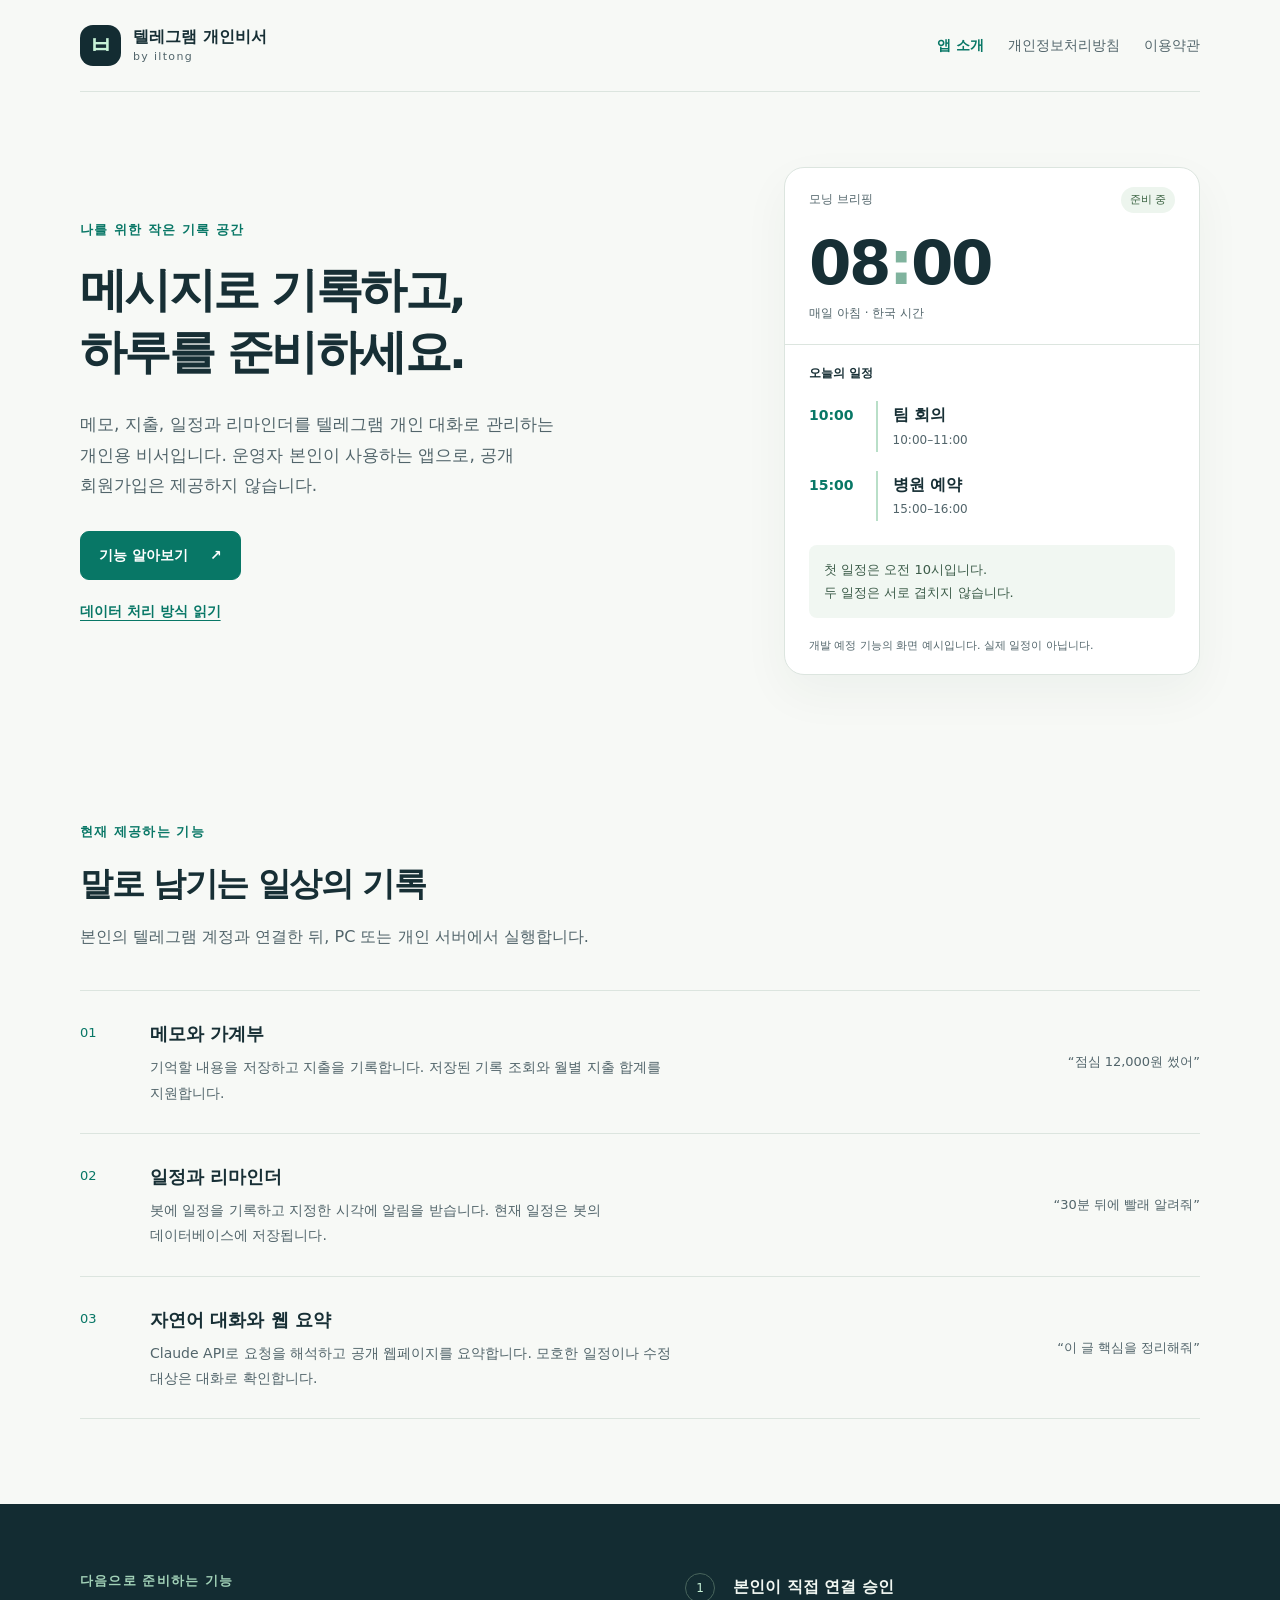
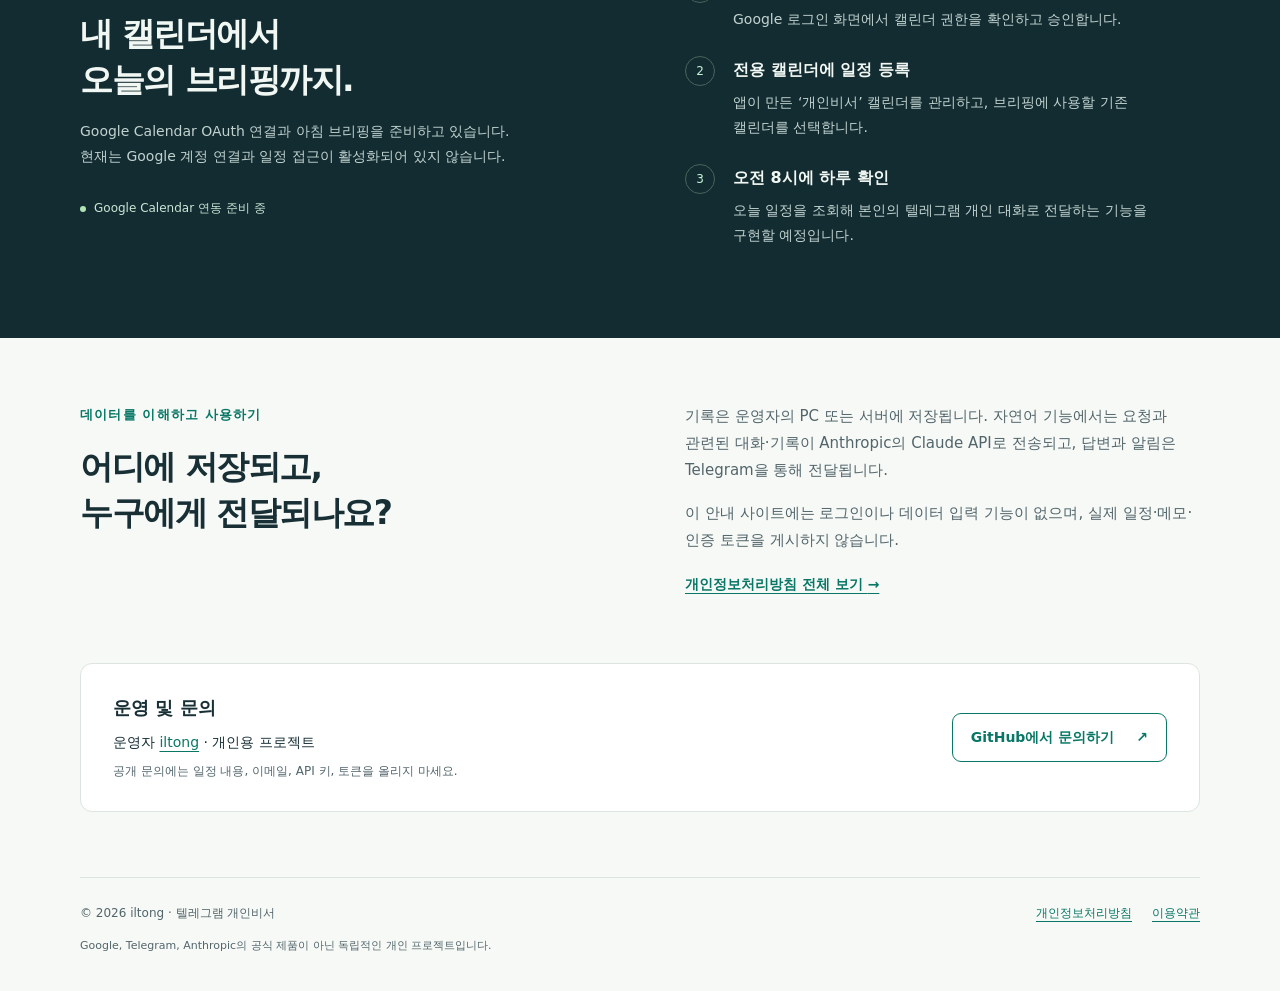
<file: index.html>
<!doctype html>
<html lang="ko">
<head>
  <meta charset="utf-8">
  <meta name="viewport" content="width=device-width, initial-scale=1">
  <meta name="description" content="iltong이 운영하는 1인용 텔레그램 개인비서. 앱 기능, Google Calendar 연동 준비 상태와 개인정보 처리 방식을 안내합니다.">
  <meta name="theme-color" content="#132c32">
  <title>텔레그램 개인비서 · 앱 소개</title>
  <link rel="stylesheet" href="styles.css">
</head>
<body>
  <a class="skip" href="#main">본문으로 이동</a>
  <header class="header wrap">
    <a class="brand" href="./"><span class="brand-icon" aria-hidden="true">ㅂ</span><span>텔레그램 개인비서<small>by iltong</small></span></a>
    <nav aria-label="주 메뉴"><a href="./" aria-current="page">앱 소개</a><a href="privacy.html">개인정보처리방침</a><a href="terms.html">이용약관</a></nav>
  </header>
  <main id="main">
    <section class="hero wrap" aria-labelledby="hero-title">
      <div class="hero-copy">
        <p class="eyebrow">나를 위한 작은 기록 공간</p>
        <h1 id="hero-title">메시지로 기록하고,<br>하루를 준비하세요.</h1>
        <p class="intro">메모, 지출, 일정과 리마인더를 텔레그램 개인 대화로 관리하는 개인용 비서입니다. 운영자 본인이 사용하는 앱으로, 공개 회원가입은 제공하지 않습니다.</p>
        <a class="button" href="#features">기능 알아보기 <span aria-hidden="true">↗</span></a>
        <a class="text-link" href="privacy.html">데이터 처리 방식 읽기</a>
      </div>
      <figure class="briefing" aria-labelledby="briefing-caption">
        <div class="briefing-top"><span>모닝 브리핑</span><span class="pill">준비 중</span></div>
        <div class="clock">08<span>:</span>00<small>매일 아침 · 한국 시간</small></div>
        <div class="briefing-body"><p class="briefing-label">오늘의 일정</p><ol class="agenda"><li><time>10:00</time><div>팀 회의<small>10:00–11:00</small></div></li><li><time>15:00</time><div>병원 예약<small>15:00–16:00</small></div></li></ol><p class="briefing-note">첫 일정은 오전 10시입니다.<br>두 일정은 서로 겹치지 않습니다.</p></div>
        <figcaption id="briefing-caption">개발 예정 기능의 화면 예시입니다. 실제 일정이 아닙니다.</figcaption>
      </figure>
    </section>
    <section id="features" class="section wrap" aria-labelledby="features-title">
      <div class="section-heading"><p class="eyebrow">현재 제공하는 기능</p><h2 id="features-title">말로 남기는 일상의 기록</h2><p>본인의 텔레그램 계정과 연결한 뒤, PC 또는 개인 서버에서 실행합니다.</p></div>
      <div class="feature-list">
        <article><span class="number">01</span><div><h3>메모와 가계부</h3><p>기억할 내용을 저장하고 지출을 기록합니다. 저장된 기록 조회와 월별 지출 합계를 지원합니다.</p></div><span class="sample">“점심 12,000원 썼어”</span></article>
        <article><span class="number">02</span><div><h3>일정과 리마인더</h3><p>봇에 일정을 기록하고 지정한 시각에 알림을 받습니다. 현재 일정은 봇의 데이터베이스에 저장됩니다.</p></div><span class="sample">“30분 뒤에 빨래 알려줘”</span></article>
        <article><span class="number">03</span><div><h3>자연어 대화와 웹 요약</h3><p>Claude API로 요청을 해석하고 공개 웹페이지를 요약합니다. 모호한 일정이나 수정 대상은 대화로 확인합니다.</p></div><span class="sample">“이 글 핵심을 정리해줘”</span></article>
      </div>
    </section>
    <section class="calendar-section" aria-labelledby="calendar-title"><div class="wrap calendar-grid">
      <div><p class="eyebrow light">다음으로 준비하는 기능</p><h2 id="calendar-title">내 캘린더에서<br>오늘의 브리핑까지.</h2><p>Google Calendar OAuth 연결과 아침 브리핑을 준비하고 있습니다. 현재는 Google 계정 연결과 일정 접근이 활성화되어 있지 않습니다.</p><span class="status"><span aria-hidden="true"></span> Google Calendar 연동 준비 중</span></div>
      <ol class="steps"><li><span>1</span><div><h3>본인이 직접 연결 승인</h3><p>Google 로그인 화면에서 캘린더 권한을 확인하고 승인합니다.</p></div></li><li><span>2</span><div><h3>전용 캘린더에 일정 등록</h3><p>앱이 만든 ‘개인비서’ 캘린더를 관리하고, 브리핑에 사용할 기존 캘린더를 선택합니다.</p></div></li><li><span>3</span><div><h3>오전 8시에 하루 확인</h3><p>오늘 일정을 조회해 본인의 텔레그램 개인 대화로 전달하는 기능을 구현할 예정입니다.</p></div></li></ol>
    </div></section>
    <section class="section wrap data-section" aria-labelledby="data-title"><div><p class="eyebrow">데이터를 이해하고 사용하기</p><h2 id="data-title">어디에 저장되고,<br>누구에게 전달되나요?</h2></div><div><p>기록은 운영자의 PC 또는 서버에 저장됩니다. 자연어 기능에서는 요청과 관련된 대화·기록이 Anthropic의 Claude API로 전송되고, 답변과 알림은 Telegram을 통해 전달됩니다.</p><p>이 안내 사이트에는 로그인이나 데이터 입력 기능이 없으며, 실제 일정·메모·인증 토큰을 게시하지 않습니다.</p><a class="text-link" href="privacy.html">개인정보처리방침 전체 보기 <span aria-hidden="true">→</span></a></div></section>
    <section class="contact wrap" aria-labelledby="contact-title"><div><h2 id="contact-title">운영 및 문의</h2><p>운영자 <a href="https://github.com/iltong">iltong</a> · 개인용 프로젝트</p><p class="muted">공개 문의에는 일정 내용, 이메일, API 키, 토큰을 올리지 마세요.</p></div><a class="button secondary" href="https://github.com/iltong/telegram-assistant-site/issues">GitHub에서 문의하기 <span aria-hidden="true">↗</span></a></section>
  </main>
  <footer class="footer wrap"><p>© 2026 iltong · 텔레그램 개인비서</p><div><a href="privacy.html">개인정보처리방침</a><a href="terms.html">이용약관</a></div><p class="footer-note">Google, Telegram, Anthropic의 공식 제품이 아닌 독립적인 개인 프로젝트입니다.</p></footer>
</body>
</html>
</file>
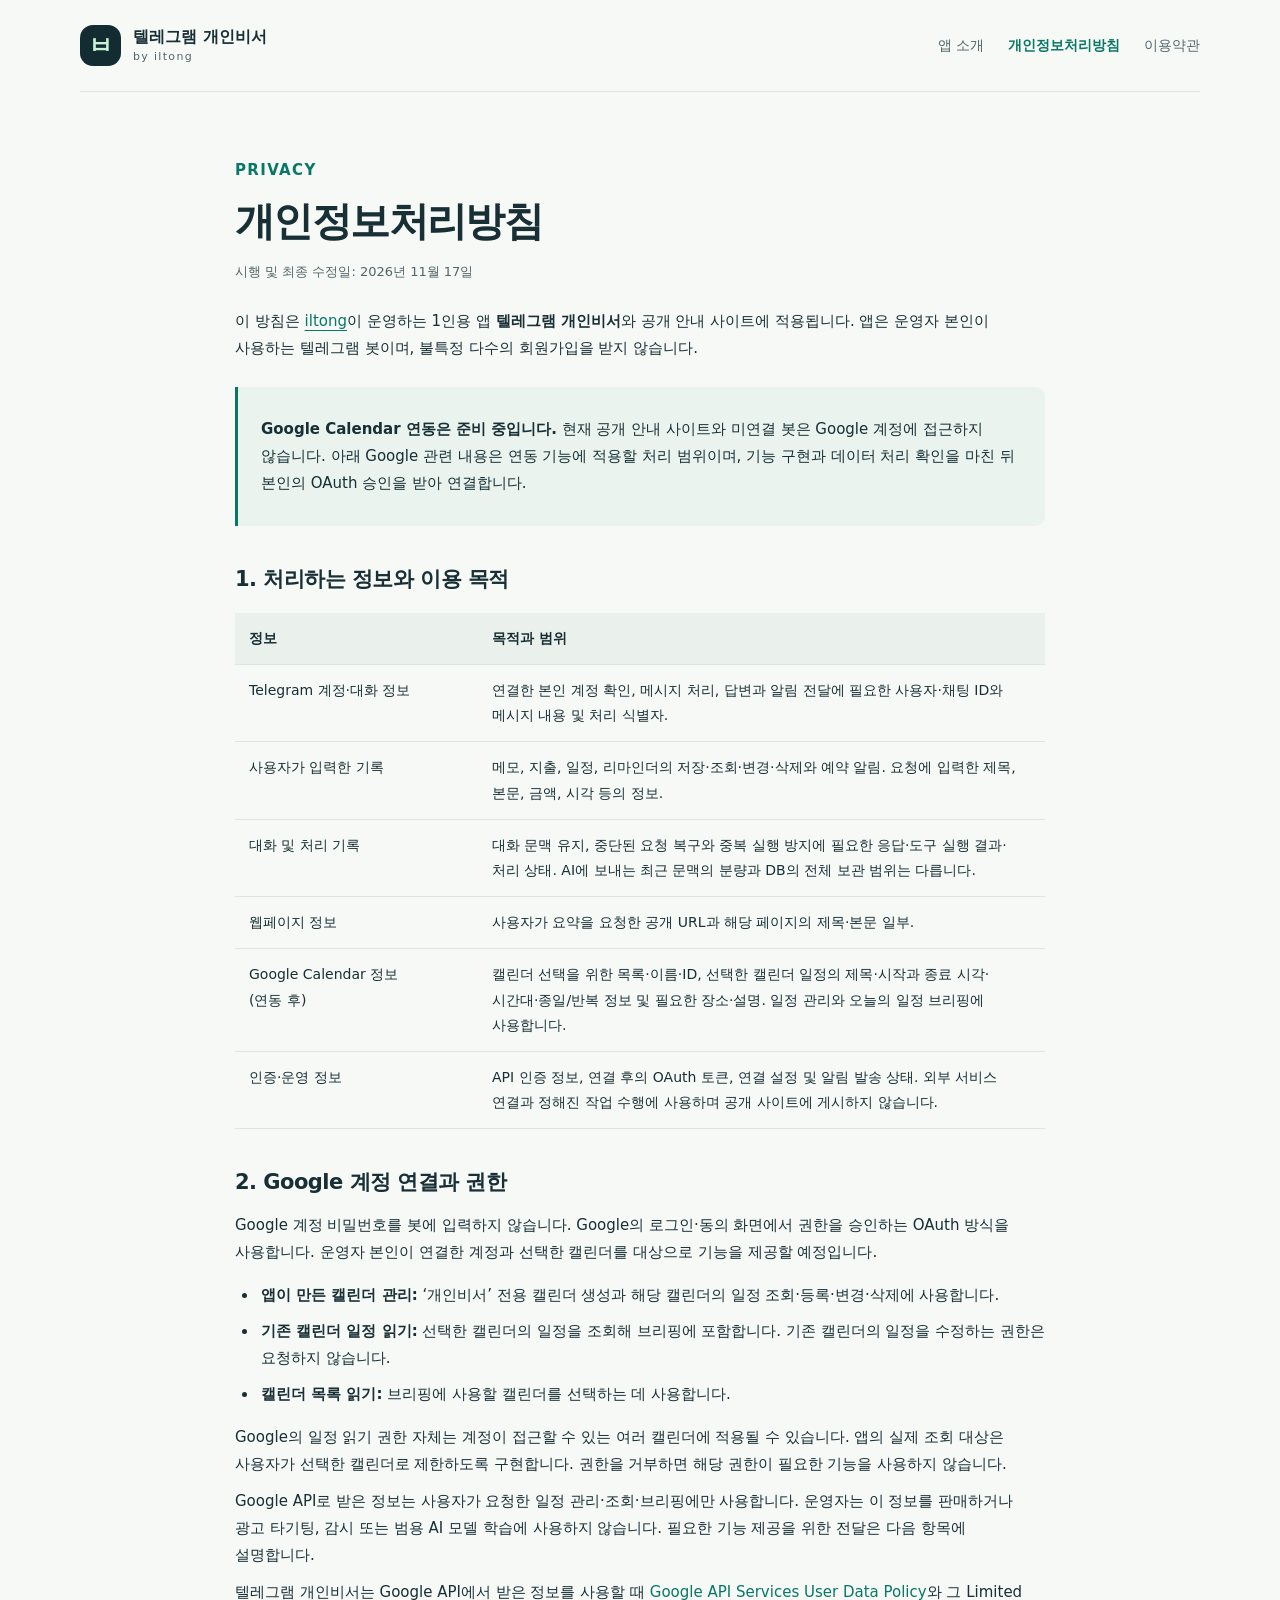
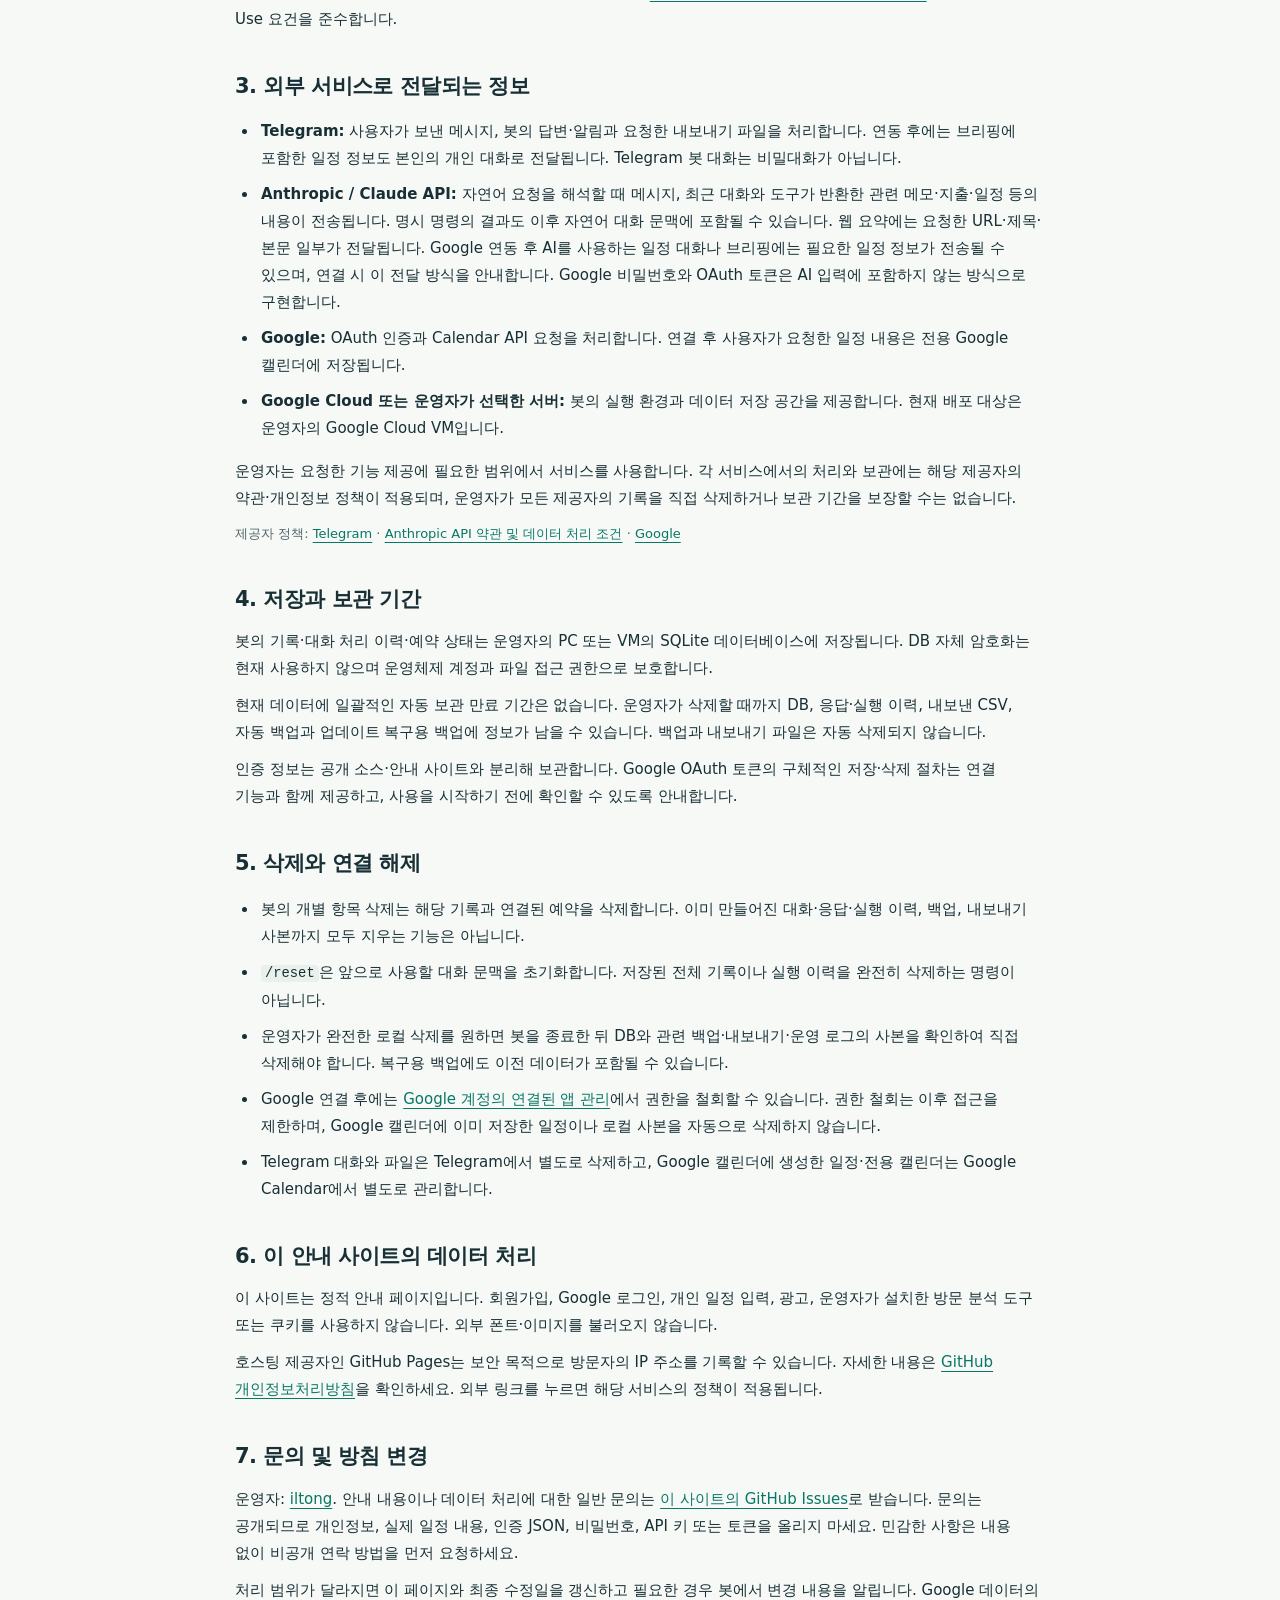
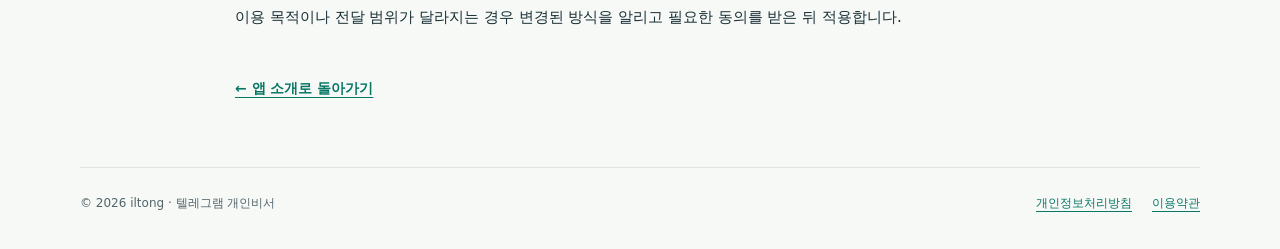
<file: privacy.html>
<!doctype html>
<html lang="ko">
<head>
  <meta charset="utf-8"><meta name="viewport" content="width=device-width, initial-scale=1">
  <meta name="description" content="텔레그램 개인비서의 개인정보처리방침. Google Calendar 권한, Claude API와 Telegram으로의 데이터 전달, 보관과 삭제 방식을 설명합니다.">
  <meta name="theme-color" content="#132c32"><title>개인정보처리방침 · 텔레그램 개인비서</title><link rel="stylesheet" href="styles.css">
</head>
<body>
  <a class="skip" href="#main">본문으로 이동</a>
  <header class="header wrap"><a class="brand" href="./"><span class="brand-icon" aria-hidden="true">ㅂ</span><span>텔레그램 개인비서<small>by iltong</small></span></a><nav aria-label="주 메뉴"><a href="./">앱 소개</a><a href="privacy.html" aria-current="page">개인정보처리방침</a><a href="terms.html">이용약관</a></nav></header>
  <main id="main" class="legal wrap">
    <p class="eyebrow">PRIVACY</p><h1>개인정보처리방침</h1><p class="date">시행 및 최종 수정일: 2026년 11월 17일</p>
    <p>이 방침은 <a href="https://github.com/iltong">iltong</a>이 운영하는 1인용 앱 <strong>텔레그램 개인비서</strong>와 공개 안내 사이트에 적용됩니다. 앱은 운영자 본인이 사용하는 텔레그램 봇이며, 불특정 다수의 회원가입을 받지 않습니다.</p>
    <aside class="notice"><p><strong>Google Calendar 연동은 준비 중입니다.</strong> 현재 공개 안내 사이트와 미연결 봇은 Google 계정에 접근하지 않습니다. 아래 Google 관련 내용은 연동 기능에 적용할 처리 범위이며, 기능 구현과 데이터 처리 확인을 마친 뒤 본인의 OAuth 승인을 받아 연결합니다.</p></aside>
    <section aria-labelledby="purpose"><h2 id="purpose">1. 처리하는 정보와 이용 목적</h2>
      <table><thead><tr><th scope="col">정보</th><th scope="col">목적과 범위</th></tr></thead><tbody>
        <tr><td>Telegram 계정·대화 정보</td><td>연결한 본인 계정 확인, 메시지 처리, 답변과 알림 전달에 필요한 사용자·채팅 ID와 메시지 내용 및 처리 식별자.</td></tr>
        <tr><td>사용자가 입력한 기록</td><td>메모, 지출, 일정, 리마인더의 저장·조회·변경·삭제와 예약 알림. 요청에 입력한 제목, 본문, 금액, 시각 등의 정보.</td></tr>
        <tr><td>대화 및 처리 기록</td><td>대화 문맥 유지, 중단된 요청 복구와 중복 실행 방지에 필요한 응답·도구 실행 결과·처리 상태. AI에 보내는 최근 문맥의 분량과 DB의 전체 보관 범위는 다릅니다.</td></tr>
        <tr><td>웹페이지 정보</td><td>사용자가 요약을 요청한 공개 URL과 해당 페이지의 제목·본문 일부.</td></tr>
        <tr><td>Google Calendar 정보<br>(연동 후)</td><td>캘린더 선택을 위한 목록·이름·ID, 선택한 캘린더 일정의 제목·시작과 종료 시각·시간대·종일/반복 정보 및 필요한 장소·설명. 일정 관리와 오늘의 일정 브리핑에 사용합니다.</td></tr>
        <tr><td>인증·운영 정보</td><td>API 인증 정보, 연결 후의 OAuth 토큰, 연결 설정 및 알림 발송 상태. 외부 서비스 연결과 정해진 작업 수행에 사용하며 공개 사이트에 게시하지 않습니다.</td></tr>
      </tbody></table>
    </section>
    <section aria-labelledby="google"><h2 id="google">2. Google 계정 연결과 권한</h2>
      <p>Google 계정 비밀번호를 봇에 입력하지 않습니다. Google의 로그인·동의 화면에서 권한을 승인하는 OAuth 방식을 사용합니다. 운영자 본인이 연결한 계정과 선택한 캘린더를 대상으로 기능을 제공할 예정입니다.</p>
      <ul><li><strong>앱이 만든 캘린더 관리:</strong> ‘개인비서’ 전용 캘린더 생성과 해당 캘린더의 일정 조회·등록·변경·삭제에 사용합니다.</li><li><strong>기존 캘린더 일정 읽기:</strong> 선택한 캘린더의 일정을 조회해 브리핑에 포함합니다. 기존 캘린더의 일정을 수정하는 권한은 요청하지 않습니다.</li><li><strong>캘린더 목록 읽기:</strong> 브리핑에 사용할 캘린더를 선택하는 데 사용합니다.</li></ul>
      <p>Google의 일정 읽기 권한 자체는 계정이 접근할 수 있는 여러 캘린더에 적용될 수 있습니다. 앱의 실제 조회 대상은 사용자가 선택한 캘린더로 제한하도록 구현합니다. 권한을 거부하면 해당 권한이 필요한 기능을 사용하지 않습니다.</p>
      <p>Google API로 받은 정보는 사용자가 요청한 일정 관리·조회·브리핑에만 사용합니다. 운영자는 이 정보를 판매하거나 광고 타기팅, 감시 또는 범용 AI 모델 학습에 사용하지 않습니다. 필요한 기능 제공을 위한 전달은 다음 항목에 설명합니다.</p>
      <p>텔레그램 개인비서는 Google API에서 받은 정보를 사용할 때 <a href="https://developers.google.com/terms/api-services-user-data-policy">Google API Services User Data Policy</a>와 그 Limited Use 요건을 준수합니다.</p>
    </section>
    <section aria-labelledby="sharing"><h2 id="sharing">3. 외부 서비스로 전달되는 정보</h2>
      <ul><li><strong>Telegram:</strong> 사용자가 보낸 메시지, 봇의 답변·알림과 요청한 내보내기 파일을 처리합니다. 연동 후에는 브리핑에 포함한 일정 정보도 본인의 개인 대화로 전달됩니다. Telegram 봇 대화는 비밀대화가 아닙니다.</li><li><strong>Anthropic / Claude API:</strong> 자연어 요청을 해석할 때 메시지, 최근 대화와 도구가 반환한 관련 메모·지출·일정 등의 내용이 전송됩니다. 명시 명령의 결과도 이후 자연어 대화 문맥에 포함될 수 있습니다. 웹 요약에는 요청한 URL·제목·본문 일부가 전달됩니다. Google 연동 후 AI를 사용하는 일정 대화나 브리핑에는 필요한 일정 정보가 전송될 수 있으며, 연결 시 이 전달 방식을 안내합니다. Google 비밀번호와 OAuth 토큰은 AI 입력에 포함하지 않는 방식으로 구현합니다.</li><li><strong>Google:</strong> OAuth 인증과 Calendar API 요청을 처리합니다. 연결 후 사용자가 요청한 일정 내용은 전용 Google 캘린더에 저장됩니다.</li><li><strong>Google Cloud 또는 운영자가 선택한 서버:</strong> 봇의 실행 환경과 데이터 저장 공간을 제공합니다. 현재 배포 대상은 운영자의 Google Cloud VM입니다.</li></ul>
      <p>운영자는 요청한 기능 제공에 필요한 범위에서 서비스를 사용합니다. 각 서비스에서의 처리와 보관에는 해당 제공자의 약관·개인정보 정책이 적용되며, 운영자가 모든 제공자의 기록을 직접 삭제하거나 보관 기간을 보장할 수는 없습니다.</p>
      <p class="sources">제공자 정책: <a href="https://telegram.org/privacy">Telegram</a> · <a href="https://www.anthropic.com/legal/commercial-terms">Anthropic API 약관 및 데이터 처리 조건</a> · <a href="https://policies.google.com/privacy">Google</a></p>
    </section>
    <section aria-labelledby="storage"><h2 id="storage">4. 저장과 보관 기간</h2>
      <p>봇의 기록·대화 처리 이력·예약 상태는 운영자의 PC 또는 VM의 SQLite 데이터베이스에 저장됩니다. DB 자체 암호화는 현재 사용하지 않으며 운영체제 계정과 파일 접근 권한으로 보호합니다.</p>
      <p>현재 데이터에 일괄적인 자동 보관 만료 기간은 없습니다. 운영자가 삭제할 때까지 DB, 응답·실행 이력, 내보낸 CSV, 자동 백업과 업데이트 복구용 백업에 정보가 남을 수 있습니다. 백업과 내보내기 파일은 자동 삭제되지 않습니다.</p>
      <p>인증 정보는 공개 소스·안내 사이트와 분리해 보관합니다. Google OAuth 토큰의 구체적인 저장·삭제 절차는 연결 기능과 함께 제공하고, 사용을 시작하기 전에 확인할 수 있도록 안내합니다.</p>
    </section>
    <section aria-labelledby="delete"><h2 id="delete">5. 삭제와 연결 해제</h2>
      <ul><li>봇의 개별 항목 삭제는 해당 기록과 연결된 예약을 삭제합니다. 이미 만들어진 대화·응답·실행 이력, 백업, 내보내기 사본까지 모두 지우는 기능은 아닙니다.</li><li><code>/reset</code>은 앞으로 사용할 대화 문맥을 초기화합니다. 저장된 전체 기록이나 실행 이력을 완전히 삭제하는 명령이 아닙니다.</li><li>운영자가 완전한 로컬 삭제를 원하면 봇을 종료한 뒤 DB와 관련 백업·내보내기·운영 로그의 사본을 확인하여 직접 삭제해야 합니다. 복구용 백업에도 이전 데이터가 포함될 수 있습니다.</li><li>Google 연결 후에는 <a href="https://myaccount.google.com/connections">Google 계정의 연결된 앱 관리</a>에서 권한을 철회할 수 있습니다. 권한 철회는 이후 접근을 제한하며, Google 캘린더에 이미 저장한 일정이나 로컬 사본을 자동으로 삭제하지 않습니다.</li><li>Telegram 대화와 파일은 Telegram에서 별도로 삭제하고, Google 캘린더에 생성한 일정·전용 캘린더는 Google Calendar에서 별도로 관리합니다.</li></ul>
    </section>
    <section aria-labelledby="website"><h2 id="website">6. 이 안내 사이트의 데이터 처리</h2>
      <p>이 사이트는 정적 안내 페이지입니다. 회원가입, Google 로그인, 개인 일정 입력, 광고, 운영자가 설치한 방문 분석 도구 또는 쿠키를 사용하지 않습니다. 외부 폰트·이미지를 불러오지 않습니다.</p>
      <p>호스팅 제공자인 GitHub Pages는 보안 목적으로 방문자의 IP 주소를 기록할 수 있습니다. 자세한 내용은 <a href="https://docs.github.com/en/site-policy/privacy-policies/github-general-privacy-statement">GitHub 개인정보처리방침</a>을 확인하세요. 외부 링크를 누르면 해당 서비스의 정책이 적용됩니다.</p>
    </section>
    <section aria-labelledby="contact"><h2 id="contact">7. 문의 및 방침 변경</h2>
      <p>운영자: <a href="https://github.com/iltong">iltong</a>. 안내 내용이나 데이터 처리에 대한 일반 문의는 <a href="https://github.com/iltong/telegram-assistant-site/issues">이 사이트의 GitHub Issues</a>로 받습니다. 문의는 공개되므로 개인정보, 실제 일정 내용, 인증 JSON, 비밀번호, API 키 또는 토큰을 올리지 마세요. 민감한 사항은 내용 없이 비공개 연락 방법을 먼저 요청하세요.</p>
      <p>처리 범위가 달라지면 이 페이지와 최종 수정일을 갱신하고 필요한 경우 봇에서 변경 내용을 알립니다. Google 데이터의 이용 목적이나 전달 범위가 달라지는 경우 변경된 방식을 알리고 필요한 동의를 받은 뒤 적용합니다.</p>
    </section>
    <a class="text-link back" href="./">← 앱 소개로 돌아가기</a>
  </main>
  <footer class="footer wrap"><p>© 2026 iltong · 텔레그램 개인비서</p><div><a href="privacy.html">개인정보처리방침</a><a href="terms.html">이용약관</a></div></footer>
</body>
</html>
</file>
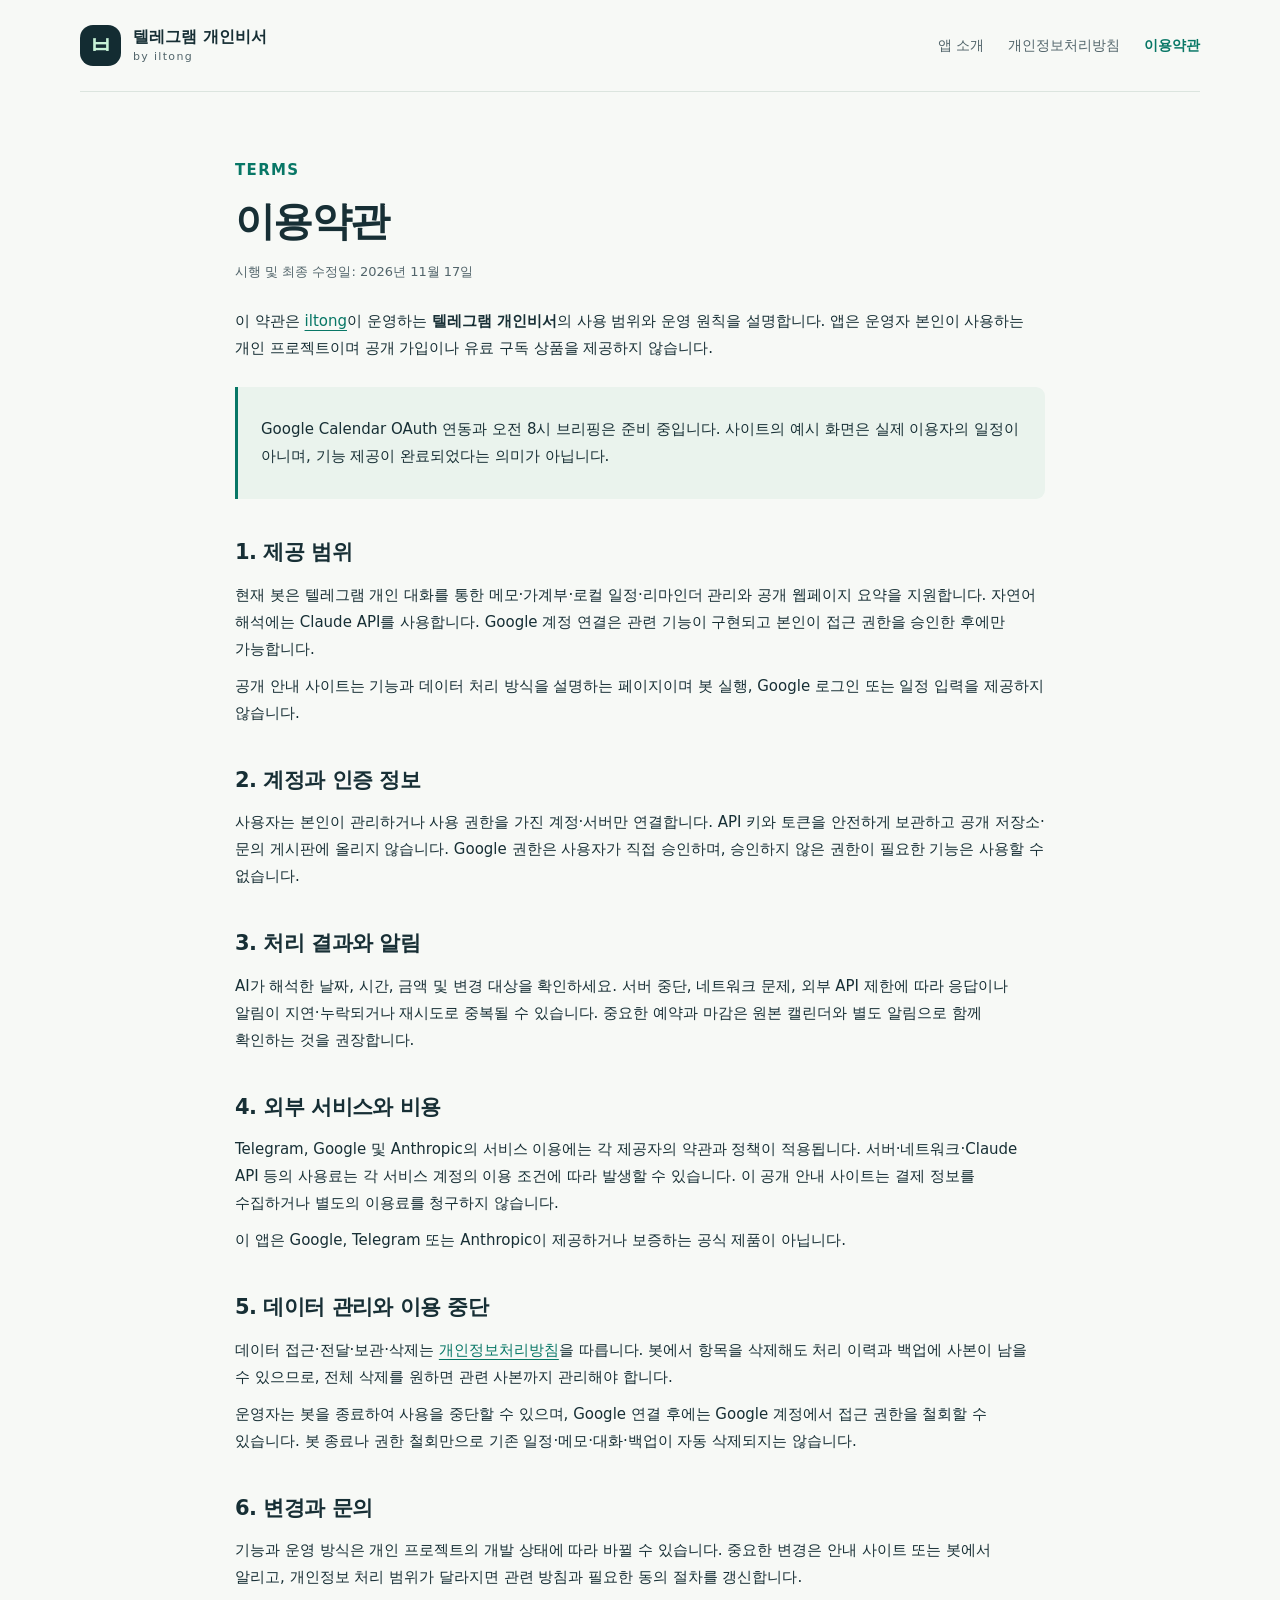
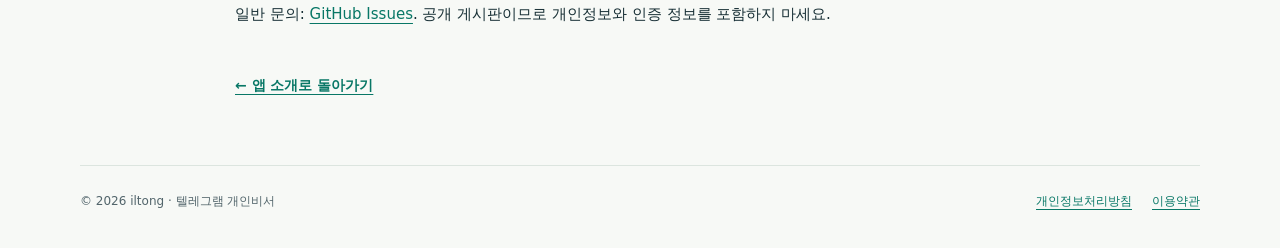
<file: terms.html>
<!doctype html>
<html lang="ko">
<head>
  <meta charset="utf-8"><meta name="viewport" content="width=device-width, initial-scale=1">
  <meta name="description" content="iltong의 텔레그램 개인비서 이용약관. 개인용 앱의 이용 범위, 외부 서비스, 데이터 관리와 준비 중인 기능을 안내합니다.">
  <meta name="theme-color" content="#132c32"><title>이용약관 · 텔레그램 개인비서</title><link rel="stylesheet" href="styles.css">
</head>
<body>
  <a class="skip" href="#main">본문으로 이동</a>
  <header class="header wrap"><a class="brand" href="./"><span class="brand-icon" aria-hidden="true">ㅂ</span><span>텔레그램 개인비서<small>by iltong</small></span></a><nav aria-label="주 메뉴"><a href="./">앱 소개</a><a href="privacy.html">개인정보처리방침</a><a href="terms.html" aria-current="page">이용약관</a></nav></header>
  <main id="main" class="legal wrap">
    <p class="eyebrow">TERMS</p><h1>이용약관</h1><p class="date">시행 및 최종 수정일: 2026년 11월 17일</p>
    <p>이 약관은 <a href="https://github.com/iltong">iltong</a>이 운영하는 <strong>텔레그램 개인비서</strong>의 사용 범위와 운영 원칙을 설명합니다. 앱은 운영자 본인이 사용하는 개인 프로젝트이며 공개 가입이나 유료 구독 상품을 제공하지 않습니다.</p>
    <aside class="notice"><p>Google Calendar OAuth 연동과 오전 8시 브리핑은 준비 중입니다. 사이트의 예시 화면은 실제 이용자의 일정이 아니며, 기능 제공이 완료되었다는 의미가 아닙니다.</p></aside>
    <section aria-labelledby="service"><h2 id="service">1. 제공 범위</h2><p>현재 봇은 텔레그램 개인 대화를 통한 메모·가계부·로컬 일정·리마인더 관리와 공개 웹페이지 요약을 지원합니다. 자연어 해석에는 Claude API를 사용합니다. Google 계정 연결은 관련 기능이 구현되고 본인이 접근 권한을 승인한 후에만 가능합니다.</p><p>공개 안내 사이트는 기능과 데이터 처리 방식을 설명하는 페이지이며 봇 실행, Google 로그인 또는 일정 입력을 제공하지 않습니다.</p></section>
    <section aria-labelledby="account"><h2 id="account">2. 계정과 인증 정보</h2><p>사용자는 본인이 관리하거나 사용 권한을 가진 계정·서버만 연결합니다. API 키와 토큰을 안전하게 보관하고 공개 저장소·문의 게시판에 올리지 않습니다. Google 권한은 사용자가 직접 승인하며, 승인하지 않은 권한이 필요한 기능은 사용할 수 없습니다.</p></section>
    <section aria-labelledby="accuracy"><h2 id="accuracy">3. 처리 결과와 알림</h2><p>AI가 해석한 날짜, 시간, 금액 및 변경 대상을 확인하세요. 서버 중단, 네트워크 문제, 외부 API 제한에 따라 응답이나 알림이 지연·누락되거나 재시도로 중복될 수 있습니다. 중요한 예약과 마감은 원본 캘린더와 별도 알림으로 함께 확인하는 것을 권장합니다.</p></section>
    <section aria-labelledby="providers"><h2 id="providers">4. 외부 서비스와 비용</h2><p>Telegram, Google 및 Anthropic의 서비스 이용에는 각 제공자의 약관과 정책이 적용됩니다. 서버·네트워크·Claude API 등의 사용료는 각 서비스 계정의 이용 조건에 따라 발생할 수 있습니다. 이 공개 안내 사이트는 결제 정보를 수집하거나 별도의 이용료를 청구하지 않습니다.</p><p>이 앱은 Google, Telegram 또는 Anthropic이 제공하거나 보증하는 공식 제품이 아닙니다.</p></section>
    <section aria-labelledby="records"><h2 id="records">5. 데이터 관리와 이용 중단</h2><p>데이터 접근·전달·보관·삭제는 <a href="privacy.html">개인정보처리방침</a>을 따릅니다. 봇에서 항목을 삭제해도 처리 이력과 백업에 사본이 남을 수 있으므로, 전체 삭제를 원하면 관련 사본까지 관리해야 합니다.</p><p>운영자는 봇을 종료하여 사용을 중단할 수 있으며, Google 연결 후에는 Google 계정에서 접근 권한을 철회할 수 있습니다. 봇 종료나 권한 철회만으로 기존 일정·메모·대화·백업이 자동 삭제되지는 않습니다.</p></section>
    <section aria-labelledby="changes"><h2 id="changes">6. 변경과 문의</h2><p>기능과 운영 방식은 개인 프로젝트의 개발 상태에 따라 바뀔 수 있습니다. 중요한 변경은 안내 사이트 또는 봇에서 알리고, 개인정보 처리 범위가 달라지면 관련 방침과 필요한 동의 절차를 갱신합니다.</p><p>일반 문의: <a href="https://github.com/iltong/telegram-assistant-site/issues">GitHub Issues</a>. 공개 게시판이므로 개인정보와 인증 정보를 포함하지 마세요.</p></section>
    <a class="text-link back" href="./">← 앱 소개로 돌아가기</a>
  </main>
  <footer class="footer wrap"><p>© 2026 iltong · 텔레그램 개인비서</p><div><a href="privacy.html">개인정보처리방침</a><a href="terms.html">이용약관</a></div></footer>
</body>
</html>
</file>
<file: styles.css>
:root{color-scheme:light;--ink:#172f35;--muted:#52656b;--accent:#087766;--paper:#f7f9f6;--line:#dce5df;--dark:#132c32;--mint:#c7f2d7}*{box-sizing:border-box}html{scroll-behavior:smooth;scroll-padding-top:24px}body{margin:0;background:var(--paper);color:var(--ink);font-family:system-ui,-apple-system,BlinkMacSystemFont,"Segoe UI","Malgun Gothic",sans-serif;font-size:16px;line-height:1.8;word-break:keep-all;overflow-wrap:anywhere}a{color:var(--accent);text-underline-offset:4px}a:hover{text-decoration-thickness:2px}a:focus-visible{outline:3px solid #b76212;outline-offset:5px;border-radius:3px}.wrap{width:min(1120px,calc(100% - 64px));margin-inline:auto}.header{display:flex;align-items:center;justify-content:space-between;gap:24px;padding-block:25px;border-bottom:1px solid var(--line)}.brand{display:flex;gap:12px;align-items:center;text-decoration:none;color:var(--ink);font-weight:750;line-height:1.5;flex-shrink:0}.brand small{display:block;font-weight:450;font-size:11px;letter-spacing:.12em;color:var(--muted)}.brand-icon{display:grid;place-items:center;width:41px;height:41px;border-radius:13px;background:var(--dark);color:var(--mint);font-weight:900;font-size:25px}.header nav{display:flex;gap:24px;font-size:14px;flex-wrap:wrap}.header nav a{text-decoration:none;color:var(--muted)}.header nav a[aria-current]{color:var(--accent);font-weight:700}.skip{position:absolute;left:16px;top:-100px;padding:10px 16px;background:#fff;z-index:10}.skip:focus{top:10px}.hero{display:grid;grid-template-columns:1.2fr .8fr;gap:80px;align-items:center;padding-block:75px 80px}.eyebrow{color:var(--accent);font-size:13px;letter-spacing:.09em;font-weight:750;margin:0 0 18px}.hero h1{font-size:clamp(32px,3.8vw,47px);letter-spacing:-.055em;line-height:1.32;font-weight:770;margin:0 0 26px}.intro{color:var(--muted);max-width:510px;margin:0 0 30px;font-size:17px}.button{display:inline-flex;align-items:center;gap:22px;background:var(--accent);color:#fff;border:1px solid var(--accent);border-radius:9px;padding:11px 18px;text-decoration:none;font-weight:650;font-size:14px}.button:hover{background:#075e51}.text-link{font-size:14px;font-weight:650}.hero-copy>.text-link{display:block;margin-top:19px}.briefing{margin:0;background:#fff;border:1px solid var(--line);border-radius:20px;box-shadow:0 18px 48px #163e2a0c;overflow:hidden}.briefing-top{display:flex;justify-content:space-between;align-items:center;padding:19px 24px 0;font-size:12px;color:var(--muted)}.pill{padding:3px 9px;background:#edf5ee;border-radius:30px;color:#396140;font-size:11px}.clock{font-size:61px;font-weight:650;line-height:1.3;letter-spacing:-.04em;padding:10px 24px 22px;border-bottom:1px solid var(--line)}.clock>span{color:#80b39e}.clock small{display:block;color:var(--muted);font-size:12px;font-weight:400;letter-spacing:0;margin-top:4px}.briefing-body{padding:18px 24px}.briefing-label{font-size:12px;font-weight:700;margin:0 0 17px}.agenda{list-style:none;padding:0;margin:0}.agenda li{display:flex;gap:22px;margin-bottom:19px;align-items:baseline}.agenda time{font-size:14px;font-variant-numeric:tabular-nums;color:var(--accent);font-weight:650}.agenda li>div{font-size:16px;font-weight:650;padding-left:15px;border-left:2px solid #b9dfc8}.agenda small{display:block;color:var(--muted);font-size:12px;font-weight:400}.briefing-note{margin:24px 0 0;padding:13px 15px;background:#f1f7f2;border-radius:8px;font-size:13px;color:#3b5b48}.briefing figcaption{font-size:11px;color:var(--muted);padding:0 24px 18px}.section{padding-block:65px}.section-heading{max-width:640px}.section h2,.calendar-section h2{font-size:clamp(25px,2.8vw,33px);letter-spacing:-.045em;line-height:1.4;margin:0 0 16px}.section-heading>p:last-child{color:var(--muted);margin:0 0 38px}.feature-list{border-top:1px solid var(--line)}.feature-list article{display:grid;grid-template-columns:45px 1fr 240px;gap:25px;padding:27px 0;border-bottom:1px solid var(--line);align-items:center}.number{color:var(--accent);font-size:13px;font-variant-numeric:tabular-nums;align-self:start;padding-top:3px}.feature-list h3{font-size:18px;margin:0 0 5px}.feature-list p{font-size:14px;color:var(--muted);margin:0;max-width:540px}.sample{font-size:13px;color:var(--muted);text-align:right}.calendar-section{background:var(--dark);color:#f1f7f2;margin-top:20px;padding-block:65px}.calendar-grid{display:grid;grid-template-columns:1fr 1fr;gap:90px}.calendar-section .light{color:#a2d2b8}.calendar-section p:not(.eyebrow){font-size:14px;color:#c1d3cf;max-width:430px}.status{display:inline-flex;align-items:center;gap:8px;font-size:12px;color:#cae7d6;margin-top:15px}.status>span{width:6px;height:6px;background:#afe4b5;border-radius:50%}.steps{list-style:none;padding:0;margin:4px 0 0}.steps li{display:flex;gap:18px;margin-bottom:24px}.steps li>span{display:grid;place-items:center;flex:0 0 30px;height:30px;border:1px solid #48655c;border-radius:50%;font-size:12px;color:var(--mint)}.steps h3{font-size:16px;margin:0}.steps p{margin:5px 0 0}.data-section{display:grid;grid-template-columns:1fr 1fr;gap:90px}.data-section>div>p:not(.eyebrow){color:var(--muted);font-size:15px;margin:0 0 16px}.contact{display:flex;justify-content:space-between;align-items:center;gap:24px;padding:28px 32px;border:1px solid var(--line);border-radius:12px;margin-block:0 65px;background:#fff}.contact h2{font-size:18px;margin:0 0 5px}.contact p{font-size:14px;margin:0}.muted{color:var(--muted)}.contact .muted{font-size:12px;margin-top:6px}.secondary{background:transparent;color:var(--accent);flex-shrink:0}.secondary:hover{background:#edf6ef}.footer{border-top:1px solid var(--line);display:flex;flex-wrap:wrap;justify-content:space-between;gap:12px 25px;padding-block:25px 35px;font-size:12px;color:var(--muted)}.footer p{margin:0}.footer>div{display:flex;gap:20px}.footer .footer-note{flex-basis:100%;font-size:11px}.legal{max-width:810px;padding-block:55px 65px}.legal h1{font-size:clamp(30px,4vw,40px);letter-spacing:-.04em;line-height:1.35;margin:0 0 12px}.legal .date{font-size:13px;color:var(--muted);margin-bottom:25px}.notice{padding:19px 23px;background:#eaf3ed;border-left:3px solid var(--accent);border-radius:0 9px 9px 0;font-size:14px;margin:25px 0}.notice p{margin:0}.notice p+p{margin-top:10px}.legal section{margin-top:38px}.legal h2{font-size:21px;letter-spacing:-.025em;line-height:1.5;margin:0 0 13px}.legal h3{font-size:16px;margin:20px 0 8px}.legal p,.legal li{font-size:15px}.legal p{margin:10px 0}.legal ul,.legal ol{padding-left:23px}.legal li{padding-left:3px;margin-bottom:9px}.legal table{width:100%;border-collapse:collapse;margin:17px 0;font-size:14px;table-layout:fixed}.legal th,.legal td{padding:13px 14px;vertical-align:top;border-bottom:1px solid var(--line);text-align:left}.legal th{background:#eaf0eb;font-weight:650}.legal th:first-child{width:30%}.legal .back{display:inline-block;margin-top:35px}.legal code{font-size:.92em;background:#eaf0eb;padding:1px 4px;border-radius:4px;word-break:break-all}.legal .sources{font-size:13px;color:var(--muted)}@media(max-width:850px){.hero{gap:35px;padding-block:48px 50px}.hero h1{font-size:36px}.feature-list article{grid-template-columns:30px 1fr;gap:18px}.sample{grid-column:2;text-align:left}.calendar-grid,.data-section{gap:40px}.header nav{gap:16px;font-size:13px}}@media(max-width:620px){.wrap{width:calc(100% - 36px)}.header{flex-direction:column;align-items:flex-start;gap:18px;padding-block:20px}.header nav{gap:20px}.hero{grid-template-columns:1fr;gap:35px;padding-block:40px}.hero h1{font-size:36px}.intro{font-size:16px}.briefing{max-width:420px;width:100%;margin-inline:auto}.section{padding-block:42px}.section-heading>p:last-child{margin-bottom:26px}.calendar-section{padding-block:42px}.calendar-grid,.data-section{grid-template-columns:1fr;gap:25px}.calendar-grid .steps{margin-top:10px}.contact{flex-direction:column;align-items:flex-start;padding:22px;margin-bottom:42px}.footer{gap:16px}.footer>div{gap:16px}.legal{padding-block:35px 45px}.legal table{font-size:13px}.legal th,.legal td{padding:10px 8px}.legal h2{font-size:20px}.notice{padding:15px 17px}}@media(prefers-reduced-motion:reduce){html{scroll-behavior:auto}}@media print{.header nav,.skip,.button,.footer{display:none}body{background:white;color:black}.wrap{width:100%}.legal{padding:0}a{color:black}.notice{border:1px solid #888;background:none}.legal section{break-inside:avoid}}
</file>
